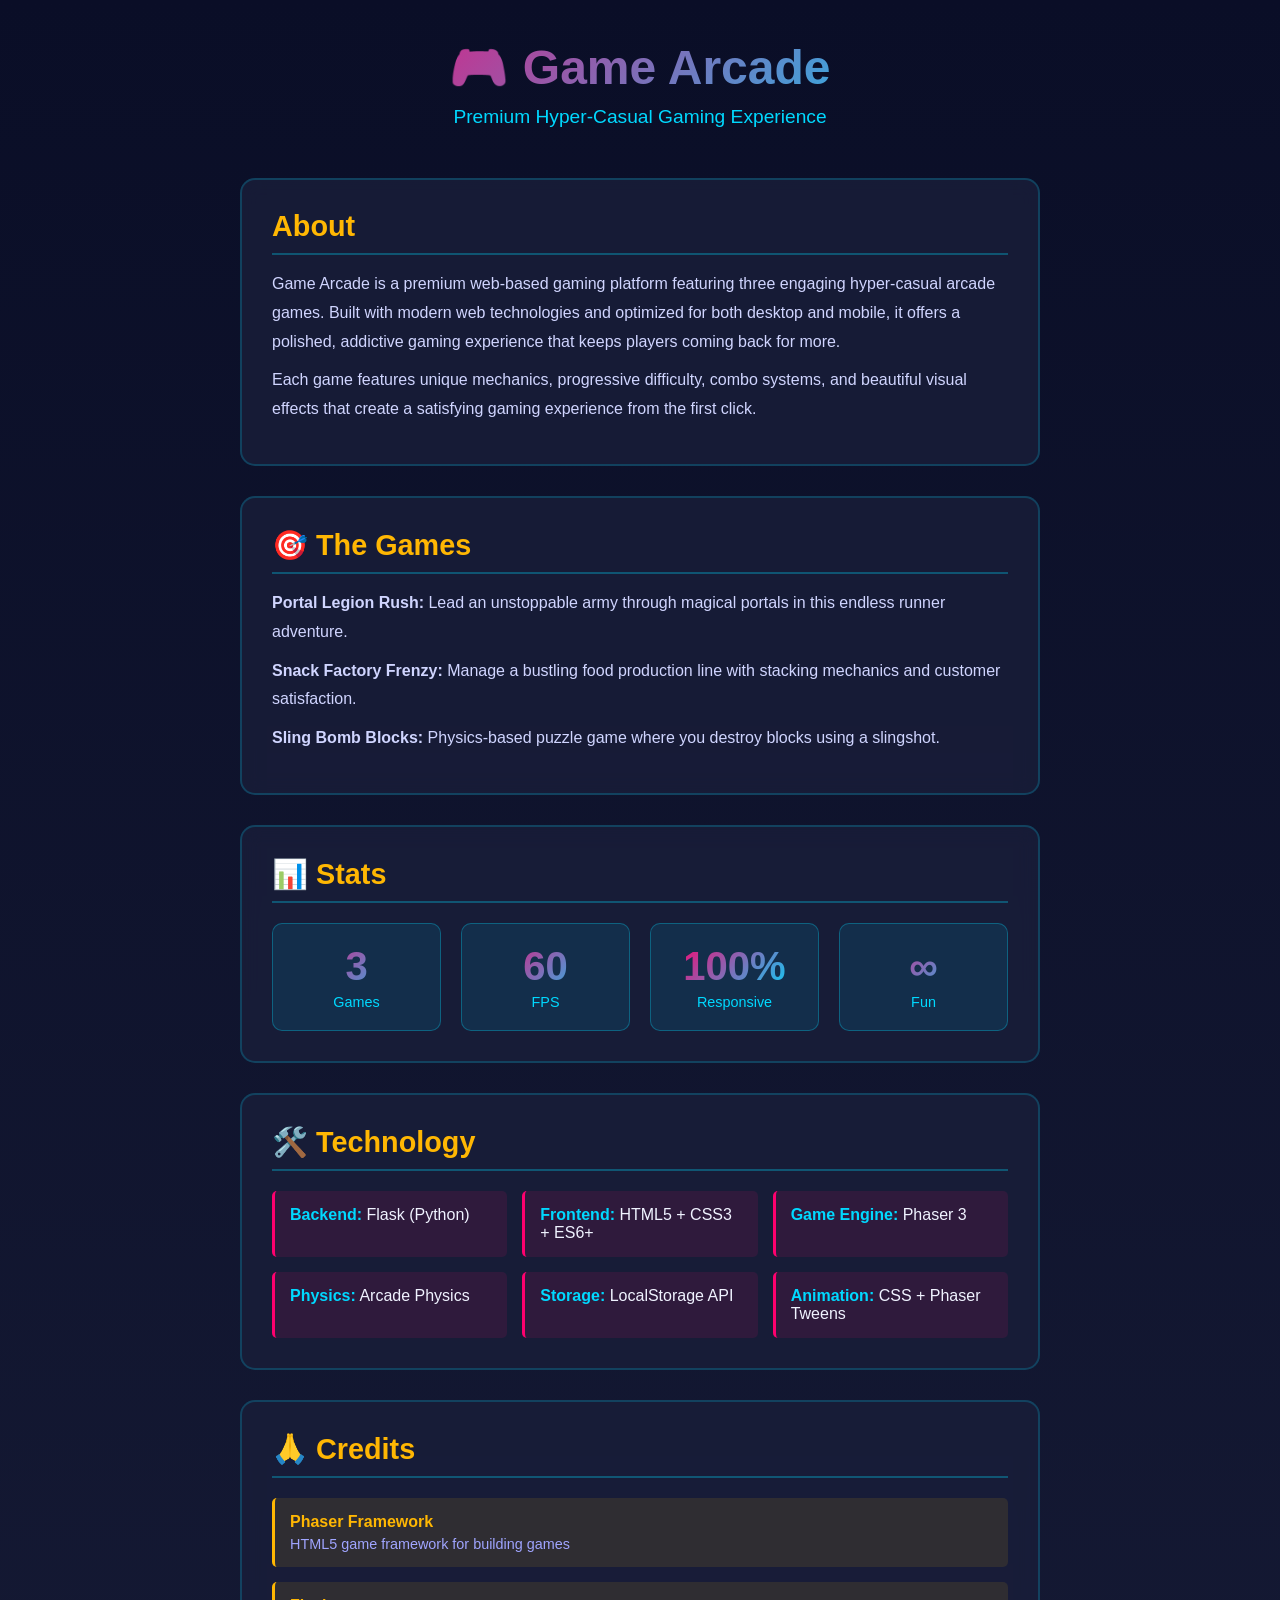
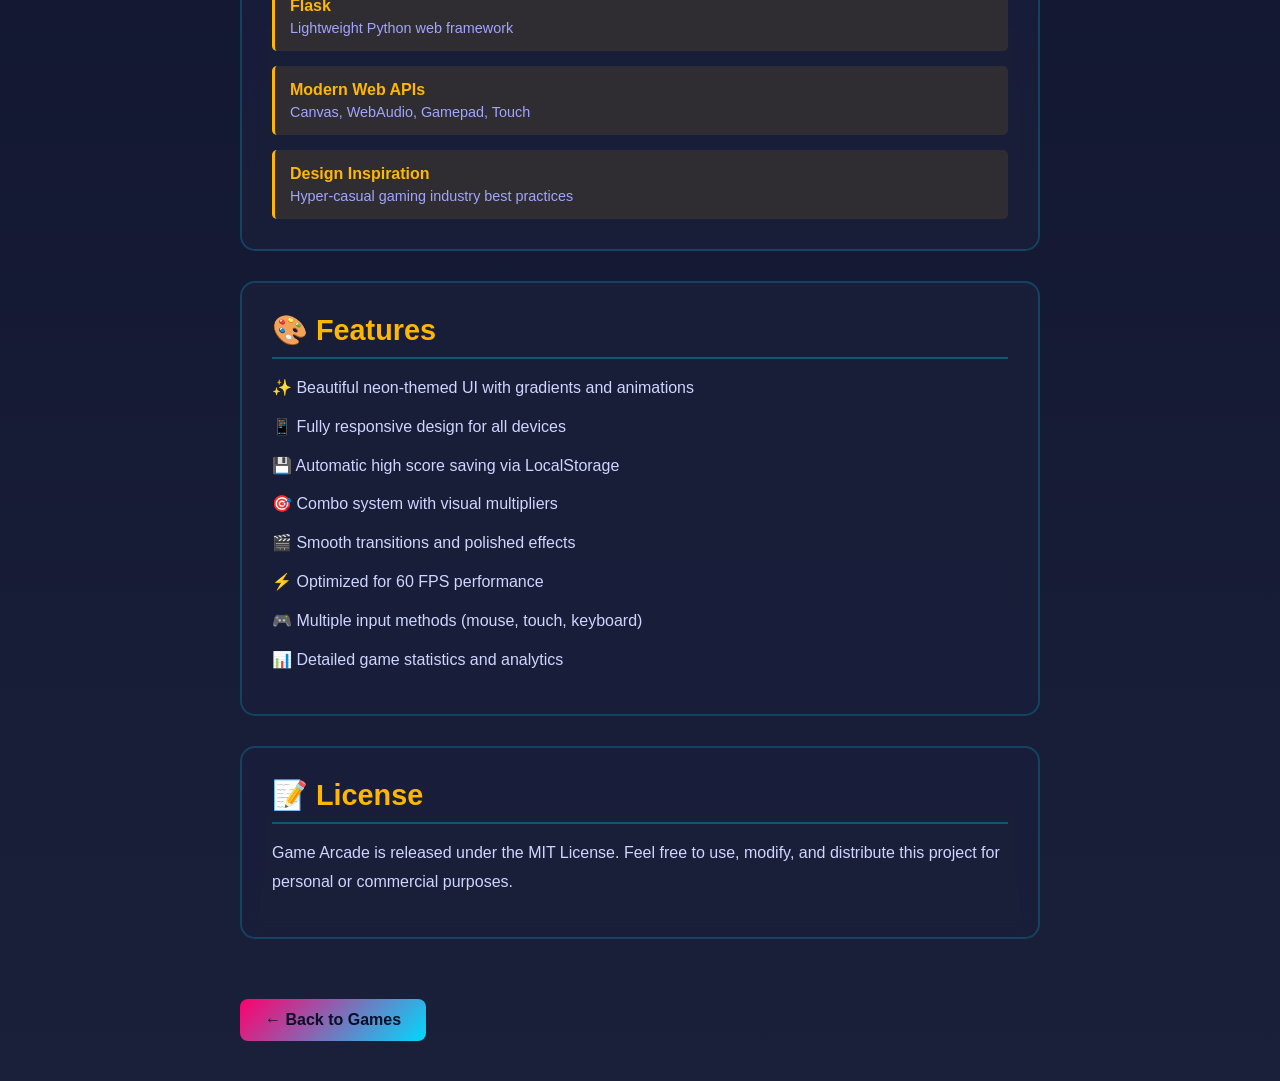
<file: templates/about.html>
<!-- 
  ===================================
  Game Arcade - About Page
  Information and credits
  =================================== 
-->

<!DOCTYPE html>
<html lang="en">
<head>
    <meta charset="UTF-8">
    <meta name="viewport" content="width=device-width, initial-scale=1.0">
    <title>About - Game Arcade</title>
    <style>
        * {
            margin: 0;
            padding: 0;
            box-sizing: border-box;
        }
        
        body {
            font-family: 'Segoe UI', Tahoma, Geneva, Verdana, sans-serif;
            background: linear-gradient(180deg, #0a0e27 0%, #1a1f3a 100%);
            color: #f0f3ff;
            padding: 40px 20px;
            min-height: 100vh;
        }
        
        .container {
            max-width: 800px;
            margin: 0 auto;
        }
        
        header {
            text-align: center;
            margin-bottom: 50px;
        }
        
        h1 {
            font-size: 3rem;
            background: linear-gradient(135deg, #FF006E, #00D9FF);
            -webkit-background-clip: text;
            -webkit-text-fill-color: transparent;
            background-clip: text;
            margin-bottom: 10px;
        }
        
        .tagline {
            font-size: 1.2rem;
            color: #00D9FF;
            font-weight: 300;
        }
        
        section {
            background: rgba(26, 31, 58, 0.8);
            border: 2px solid rgba(0, 217, 255, 0.2);
            border-radius: 15px;
            padding: 30px;
            margin-bottom: 30px;
            backdrop-filter: blur(10px);
        }
        
        section h2 {
            font-size: 1.8rem;
            color: #FFB703;
            margin-bottom: 15px;
            border-bottom: 2px solid rgba(0, 217, 255, 0.3);
            padding-bottom: 10px;
        }
        
        section p {
            line-height: 1.8;
            margin-bottom: 10px;
            color: #d0d5ff;
        }
        
        .tech-list {
            display: grid;
            grid-template-columns: repeat(auto-fit, minmax(200px, 1fr));
            gap: 15px;
            margin-top: 20px;
        }
        
        .tech-item {
            background: rgba(255, 0, 110, 0.1);
            border-left: 3px solid #FF006E;
            padding: 15px;
            border-radius: 5px;
        }
        
        .tech-item strong {
            color: #00D9FF;
        }
        
        .stats {
            display: grid;
            grid-template-columns: repeat(auto-fit, minmax(150px, 1fr));
            gap: 20px;
            margin-top: 20px;
        }
        
        .stat-box {
            text-align: center;
            background: rgba(0, 217, 255, 0.1);
            padding: 20px;
            border-radius: 10px;
            border: 1px solid rgba(0, 217, 255, 0.3);
        }
        
        .stat-number {
            font-size: 2.5rem;
            font-weight: 900;
            background: var(--gradient-primary);
            background: linear-gradient(135deg, #FF006E, #00D9FF);
            -webkit-background-clip: text;
            -webkit-text-fill-color: transparent;
            background-clip: text;
        }
        
        .stat-label {
            font-size: 0.9rem;
            color: #00D9FF;
            margin-top: 5px;
        }
        
        .credits {
            display: grid;
            gap: 15px;
            margin-top: 20px;
        }
        
        .credit-item {
            padding: 15px;
            background: rgba(255, 183, 3, 0.1);
            border-left: 3px solid #FFB703;
            border-radius: 5px;
        }
        
        .credit-title {
            font-weight: bold;
            color: #FFB703;
        }
        
        .credit-desc {
            color: #a0a5ff;
            font-size: 0.9rem;
            margin-top: 5px;
        }
        
        .back-link {
            display: inline-block;
            margin-top: 30px;
            padding: 12px 25px;
            background: linear-gradient(135deg, #FF006E, #00D9FF);
            color: #0a0e27;
            text-decoration: none;
            border-radius: 8px;
            font-weight: bold;
            text-align: center;
            transition: all 0.3s;
        }
        
        .back-link:hover {
            transform: scale(1.05);
            box-shadow: 0 0 30px rgba(255, 0, 110, 0.5);
        }
    </style>
</head>
<body>
    <div class="container">
        <header>
            <h1>🎮 Game Arcade</h1>
            <p class="tagline">Premium Hyper-Casual Gaming Experience</p>
        </header>
        
        <section>
            <h2>About</h2>
            <p>
                Game Arcade is a premium web-based gaming platform featuring three engaging hyper-casual arcade games. 
                Built with modern web technologies and optimized for both desktop and mobile, it offers a polished, 
                addictive gaming experience that keeps players coming back for more.
            </p>
            <p>
                Each game features unique mechanics, progressive difficulty, combo systems, and beautiful visual effects 
                that create a satisfying gaming experience from the first click.
            </p>
        </section>
        
        <section>
            <h2>🎯 The Games</h2>
            <p><strong>Portal Legion Rush:</strong> Lead an unstoppable army through magical portals in this endless runner adventure.</p>
            <p><strong>Snack Factory Frenzy:</strong> Manage a bustling food production line with stacking mechanics and customer satisfaction.</p>
            <p><strong>Sling Bomb Blocks:</strong> Physics-based puzzle game where you destroy blocks using a slingshot.</p>
        </section>
        
        <section>
            <h2>📊 Stats</h2>
            <div class="stats">
                <div class="stat-box">
                    <div class="stat-number">3</div>
                    <div class="stat-label">Games</div>
                </div>
                <div class="stat-box">
                    <div class="stat-number">60</div>
                    <div class="stat-label">FPS</div>
                </div>
                <div class="stat-box">
                    <div class="stat-number">100%</div>
                    <div class="stat-label">Responsive</div>
                </div>
                <div class="stat-box">
                    <div class="stat-number">∞</div>
                    <div class="stat-label">Fun</div>
                </div>
            </div>
        </section>
        
        <section>
            <h2>🛠️ Technology</h2>
            <div class="tech-list">
                <div class="tech-item">
                    <strong>Backend:</strong> Flask (Python)
                </div>
                <div class="tech-item">
                    <strong>Frontend:</strong> HTML5 + CSS3 + ES6+
                </div>
                <div class="tech-item">
                    <strong>Game Engine:</strong> Phaser 3
                </div>
                <div class="tech-item">
                    <strong>Physics:</strong> Arcade Physics
                </div>
                <div class="tech-item">
                    <strong>Storage:</strong> LocalStorage API
                </div>
                <div class="tech-item">
                    <strong>Animation:</strong> CSS + Phaser Tweens
                </div>
            </div>
        </section>
        
        <section>
            <h2>🙏 Credits</h2>
            <div class="credits">
                <div class="credit-item">
                    <div class="credit-title">Phaser Framework</div>
                    <div class="credit-desc">HTML5 game framework for building games</div>
                </div>
                <div class="credit-item">
                    <div class="credit-title">Flask</div>
                    <div class="credit-desc">Lightweight Python web framework</div>
                </div>
                <div class="credit-item">
                    <div class="credit-title">Modern Web APIs</div>
                    <div class="credit-desc">Canvas, WebAudio, Gamepad, Touch</div>
                </div>
                <div class="credit-item">
                    <div class="credit-title">Design Inspiration</div>
                    <div class="credit-desc">Hyper-casual gaming industry best practices</div>
                </div>
            </div>
        </section>
        
        <section>
            <h2>🎨 Features</h2>
            <p>✨ Beautiful neon-themed UI with gradients and animations</p>
            <p>📱 Fully responsive design for all devices</p>
            <p>💾 Automatic high score saving via LocalStorage</p>
            <p>🎯 Combo system with visual multipliers</p>
            <p>🎬 Smooth transitions and polished effects</p>
            <p>⚡ Optimized for 60 FPS performance</p>
            <p>🎮 Multiple input methods (mouse, touch, keyboard)</p>
            <p>📊 Detailed game statistics and analytics</p>
        </section>
        
        <section>
            <h2>📝 License</h2>
            <p>
                Game Arcade is released under the MIT License. Feel free to use, modify, and distribute this project 
                for personal or commercial purposes.
            </p>
        </section>
        
        <a href="/" class="back-link">← Back to Games</a>
    </div>
</body>
</html>
</file>
